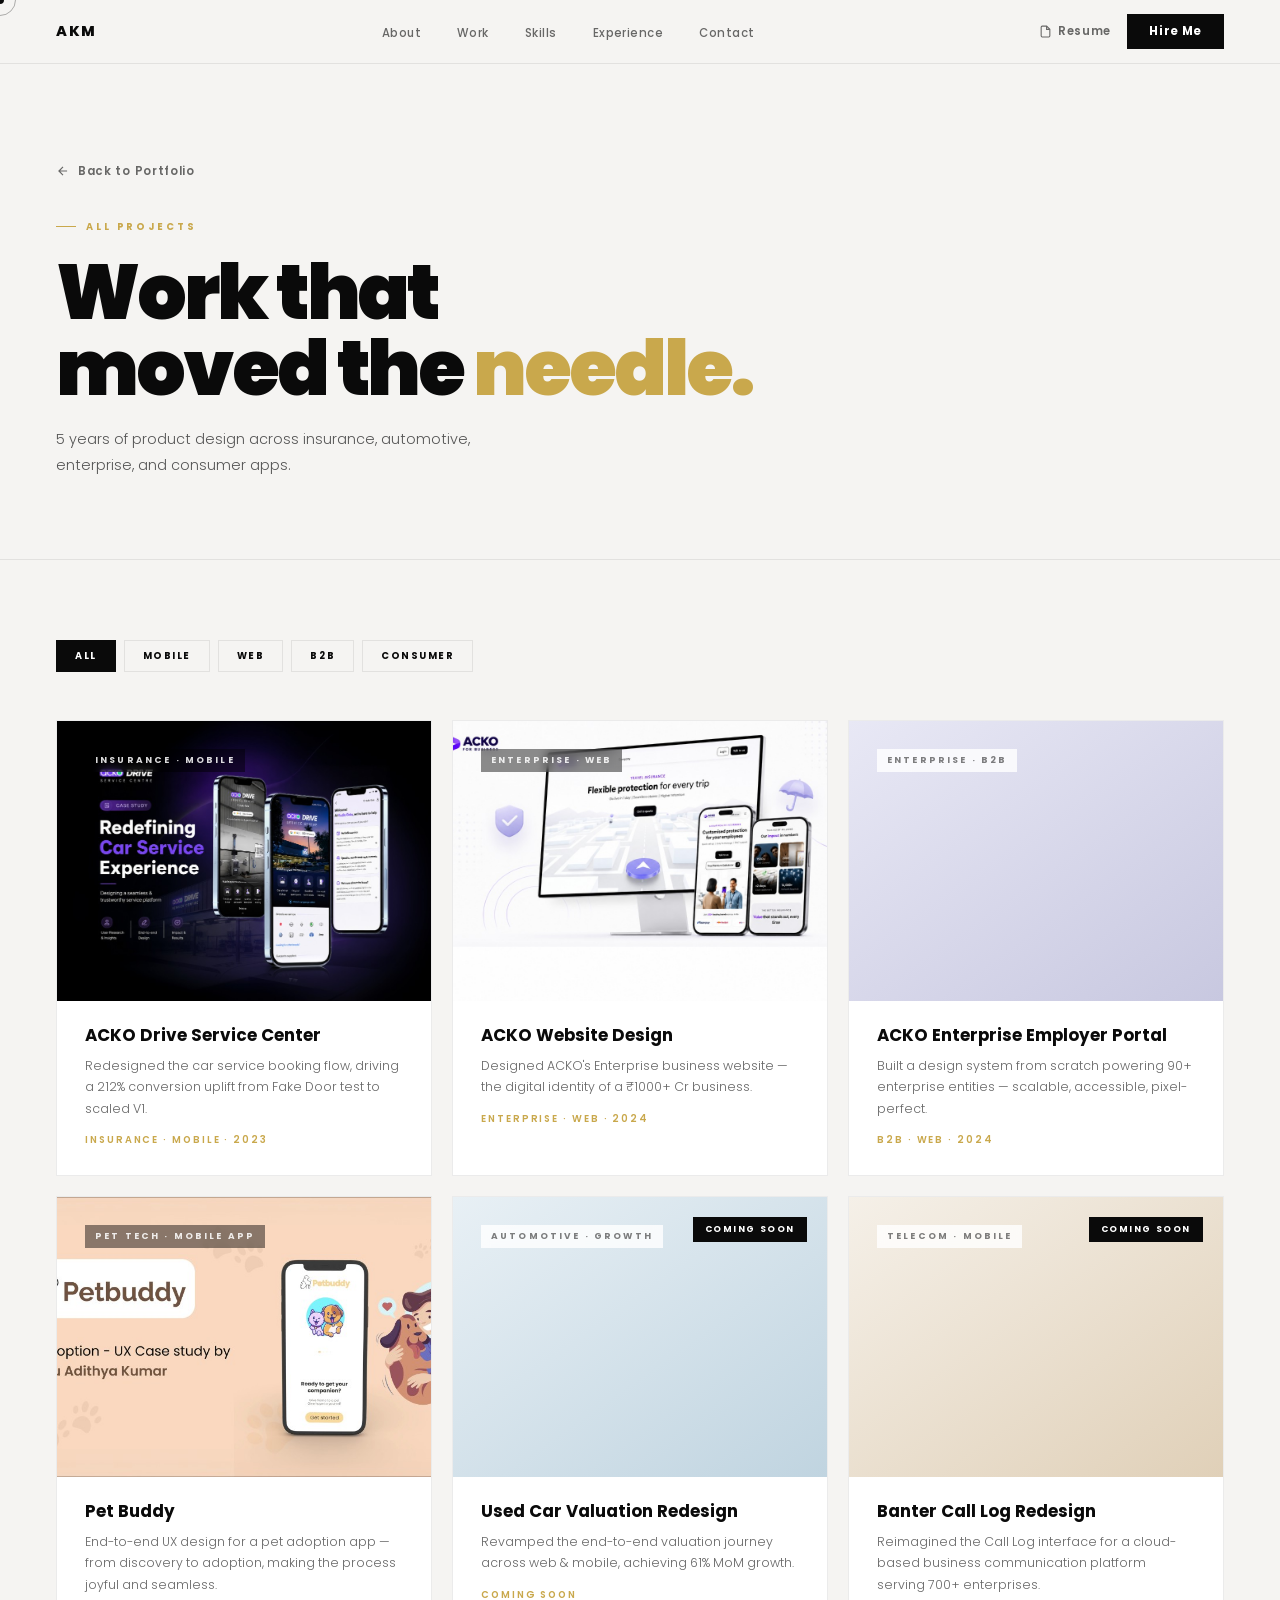
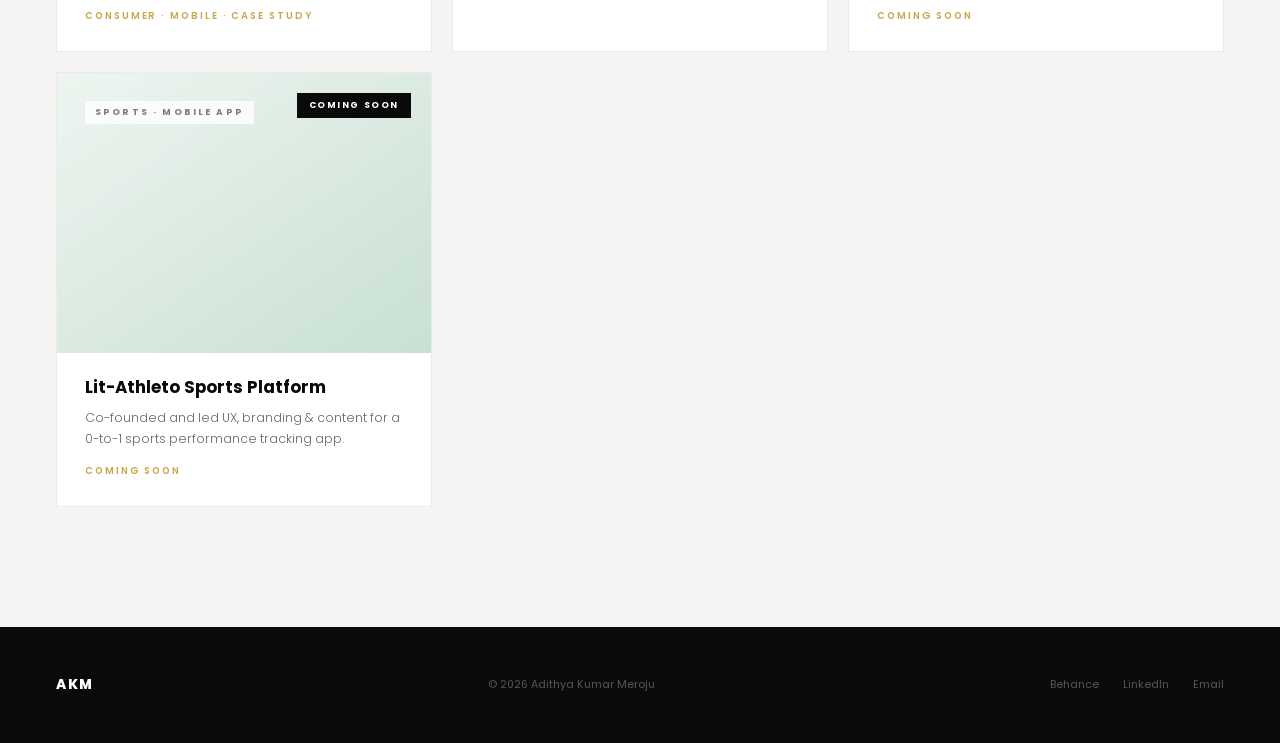
<file: projects.html>
<!DOCTYPE html>
<html lang="en">
<head>
  <meta charset="UTF-8">
  <meta name="viewport" content="width=device-width,initial-scale=1">
  <title>All Projects — Adithya Kumar Meroju</title>
  <link rel="preconnect" href="https://fonts.googleapis.com">
  <link rel="preconnect" href="https://fonts.gstatic.com" crossorigin>
  <link href="https://fonts.googleapis.com/css2?family=Poppins:ital,wght@0,300;0,400;0,600;0,700;0,800;0,900;1,400&display=swap" rel="stylesheet">
  <style>
    :root{
      --bg:#f5f4f2;--dark:#0a0a0a;--text:#0a0a0a;
      --gold:#c9a84c;--border:rgba(0,0,0,0.08);
      --font:'Poppins',sans-serif;
    }
    *{margin:0;padding:0;box-sizing:border-box}
    html{scroll-behavior:smooth}
    body{font-family:var(--font);background:var(--bg);color:var(--text);-webkit-font-smoothing:antialiased}
    @media(hover:hover) and (pointer:fine){body{cursor:none}}

    /* Cursor */
    #cursor{position:fixed;width:8px;height:8px;background:var(--dark);border-radius:50%;pointer-events:none;z-index:9999;transform:translate(-50%,-50%);transition:width 0.2s,height 0.2s,background 0.2s}
    #cursor-ring{position:fixed;width:32px;height:32px;border:1.5px solid rgba(0,0,0,0.3);border-radius:50%;pointer-events:none;z-index:9998;transform:translate(-50%,-50%);transition:transform 0.12s ease,width 0.2s,height 0.2s,border-color 0.2s}
    @media not all and (hover:hover) and (pointer:fine){
      #cursor,#cursor-ring{display:none!important}
    }

    /* Nav */
    nav{
      position:fixed;top:0;left:0;right:0;height:64px;
      display:flex;align-items:center;justify-content:space-between;
      padding:0 56px;z-index:100;
      border-bottom:1px solid var(--border);background:var(--bg);
    }
    .nav-logo{font-size:0.9rem;font-weight:800;letter-spacing:0.12em;color:var(--text);text-decoration:none}
    .nav-links{display:flex;gap:36px;list-style:none}
    .nav-links a{font-size:0.72rem;font-weight:500;letter-spacing:0.04em;color:var(--text);text-decoration:none;opacity:0.6;transition:opacity 0.2s}
    .nav-links a:hover{opacity:1}
    .nav-cta{
      font-size:0.72rem;font-weight:700;letter-spacing:0.06em;
      padding:9px 22px;background:var(--dark);color:#fff;
      text-decoration:none;transition:background 0.2s;
    }
    .nav-cta:hover{background:#333}
    .nav-resume{font-size:0.72rem;font-weight:600;letter-spacing:0.06em;color:var(--text);text-decoration:none;opacity:0.6;transition:opacity 0.2s;display:flex;align-items:center;gap:6px}
    .nav-resume:hover{opacity:1}
    .nav-resume svg{width:13px;height:13px;stroke:currentColor;fill:none;stroke-width:2}

    /* Hero */
    .page-hero{
      padding:160px 56px 80px;
      border-bottom:1px solid var(--border);
    }
    .page-eyebrow{
      font-size:0.6rem;font-weight:700;letter-spacing:0.3em;text-transform:uppercase;
      color:var(--gold);margin-bottom:20px;display:flex;align-items:center;gap:10px;
    }
    .page-eyebrow::before{content:'';display:block;width:20px;height:1.5px;background:var(--gold)}
    .page-h{font-size:clamp(2.5rem,6vw,5rem);font-weight:900;line-height:1;letter-spacing:-0.04em;margin-bottom:20px}
    .page-h em{font-style:normal;color:var(--gold)}
    .page-sub{font-size:0.9rem;font-weight:300;color:#555;line-height:1.8;max-width:480px}

    /* Projects grid */
    .projects-section{padding:80px 56px 120px}
    .projects-grid{
      display:grid;
      grid-template-columns:repeat(3,1fr);
      gap:20px;
      margin-top:48px;
    }
    .proj-card{
      background:#fff;border:1px solid var(--border);
      overflow:hidden;position:relative;
      text-decoration:none;color:var(--text);
      display:block;
      transition:transform 0.35s cubic-bezier(0.22,1,0.36,1),box-shadow 0.35s ease;
    }
    .proj-card:hover{transform:translateY(-6px);box-shadow:0 20px 48px rgba(0,0,0,0.1)}
    .proj-card.coming-soon{cursor:default;opacity:0.78}
    .proj-card.coming-soon:hover{transform:none;box-shadow:none}
    .proj-card.coming-soon .proj-arrow{display:none}
    .coming-soon-badge{
      position:absolute;top:20px;right:20px;
      font-size:0.55rem;font-weight:700;letter-spacing:0.18em;text-transform:uppercase;
      background:var(--dark);color:#fff;padding:6px 12px;z-index:2;
    }
    .proj-thumb{
      aspect-ratio:4/3;
      display:flex;align-items:flex-end;
      padding:28px;
      position:relative;
      overflow:hidden;
    }
    .proj-thumb img{
      position:absolute;inset:0;width:100%;height:100%;
      object-fit:cover;object-position:center;
    }
    .proj-thumb.has-img{background:#12061f}
    .proj-thumb.has-img .proj-card-tag{
      position:relative;z-index:2;
      color:rgba(255,255,255,0.85);background:rgba(0,0,0,0.45);
    }
    .proj-thumb.has-img .proj-arrow{z-index:2}
    .proj-card:nth-child(1) .proj-thumb{background:linear-gradient(145deg,#e8f0e8,#c8dcc0)}
    .proj-card:nth-child(2) .proj-thumb{background:linear-gradient(145deg,#f0e8e8,#dcc0c0)}
    .proj-card:nth-child(3) .proj-thumb{background:linear-gradient(145deg,#e8e8f5,#c8c8e0)}
    .proj-card:nth-child(4) .proj-thumb{background:linear-gradient(145deg,#fdf3e8,#f5dfc0)}
    .proj-card:nth-child(5) .proj-thumb{background:linear-gradient(145deg,#e8f0f5,#c0d4e0)}
    .proj-card:nth-child(6) .proj-thumb{background:linear-gradient(145deg,#f5f0e8,#e0d0b8)}
    .proj-card:nth-child(7) .proj-thumb{background:linear-gradient(145deg,#eef5f0,#c8e0d4)}
    .proj-card-tag{
      font-size:0.56rem;font-weight:700;letter-spacing:0.24em;text-transform:uppercase;
      color:rgba(0,0,0,0.5);background:rgba(255,255,255,0.8);
      padding:5px 10px;backdrop-filter:blur(4px);align-self:flex-start;
    }
    .proj-arrow{
      position:absolute;top:20px;right:20px;
      width:36px;height:36px;border-radius:50%;
      display:flex;align-items:center;justify-content:center;
      opacity:0;transform:scale(0.8);
      transition:opacity 0.3s ease,transform 0.3s ease,background 0.3s ease,border-color 0.3s ease;
      z-index:3;
      background:#fff;
      border:1px solid rgba(0,0,0,0.1);
    }
    .proj-card:hover .proj-arrow{opacity:1;transform:scale(1)}
    .proj-arrow svg{width:14px;height:14px;fill:none;stroke-width:2;stroke:var(--dark)}
    .proj-thumb.thumb-light .proj-arrow{
      background:#fff;
      border:1px solid rgba(0,0,0,0.12);
    }
    .proj-thumb.thumb-light .proj-arrow svg{stroke:#0a0a0a}
    .proj-thumb.thumb-dark .proj-arrow{
      background:rgba(0,0,0,0.55);
      border:1px solid rgba(255,255,255,0.35);
    }
    .proj-thumb.thumb-dark .proj-arrow svg{stroke:#fff}
    .proj-info{padding:24px 28px 28px}
    .proj-title{font-size:1.05rem;font-weight:700;margin-bottom:8px;line-height:1.3}
    .proj-desc{font-size:0.78rem;font-weight:300;color:#666;line-height:1.7;margin-bottom:14px}
    .proj-meta{font-size:0.6rem;font-weight:600;letter-spacing:0.2em;text-transform:uppercase;color:var(--gold)}

    /* WIP card */
    .proj-card.wip{opacity:0.5;pointer-events:none}
    .wip-label{position:absolute;top:12px;right:12px;font-size:0.55rem;font-weight:700;letter-spacing:0.2em;background:rgba(0,0,0,0.1);padding:4px 8px;text-transform:uppercase}

    /* NDA modal */
    .nda-modal{position:fixed;inset:0;z-index:1000;display:flex;align-items:center;justify-content:center;padding:24px;opacity:0;visibility:hidden;transition:opacity 0.25s ease,visibility 0.25s ease}
    .nda-modal.is-open{opacity:1;visibility:visible}
    .nda-modal-backdrop{position:absolute;inset:0;background:rgba(0,0,0,0.55)}
    .nda-modal-panel{position:relative;background:#fff;max-width:440px;width:100%;padding:40px 36px 36px;border:1px solid var(--border)}
    .nda-modal-close{position:absolute;top:14px;right:16px;border:none;background:none;font-size:1.5rem;line-height:1;cursor:pointer;color:#666}
    .nda-modal-eyebrow{font-size:0.58rem;font-weight:700;letter-spacing:0.24em;text-transform:uppercase;color:var(--gold);margin-bottom:12px}
    .nda-modal-panel h3{font-size:1.6rem;font-weight:800;margin-bottom:14px}
    .nda-modal-body{font-size:0.82rem;font-weight:300;color:#555;line-height:1.75;margin-bottom:24px}
    .nda-modal-actions{display:flex;flex-wrap:wrap;gap:10px}
    .nda-modal-actions a{font-size:0.72rem;font-weight:700;letter-spacing:0.04em;text-decoration:none;padding:10px 18px}
    .nda-btn-dark{background:var(--dark);color:#fff}
    .nda-btn-outline{border:1px solid var(--border);color:var(--text)}

    /* Filter bar */
    .filter-bar{display:flex;gap:8px;flex-wrap:wrap}
    .filter-btn{
      font-size:0.6rem;font-weight:700;letter-spacing:0.16em;text-transform:uppercase;
      padding:8px 18px;border:1px solid var(--border);background:transparent;
      color:var(--text);cursor:pointer;transition:all 0.2s ease;
      font-family:var(--font);
    }
    .filter-btn.active,.filter-btn:hover{background:var(--dark);color:#fff;border-color:var(--dark)}

    /* Back link */
    .back-link{
      display:inline-flex;align-items:center;gap:8px;
      font-size:0.72rem;font-weight:600;letter-spacing:0.06em;
      color:var(--text);text-decoration:none;opacity:0.6;
      transition:opacity 0.2s;margin-bottom:40px;
    }
    .back-link:hover{opacity:1}
    .back-link svg{width:14px;height:14px;stroke:currentColor;fill:none;stroke-width:2}

    /* Footer */
    footer.proj-footer{
      background:var(--dark);padding:48px 56px;
      display:flex;align-items:center;justify-content:space-between;
    }
    .pf-logo{font-size:0.85rem;font-weight:800;letter-spacing:0.12em;color:#fff}
    .pf-copy{font-size:0.68rem;color:#555}
    .pf-links{display:flex;gap:24px}
    .pf-links a{font-size:0.68rem;color:#555;text-decoration:none;transition:color 0.2s}
    .pf-links a:hover{color:var(--gold)}

    /* Animations */
    [data-a]{opacity:0;transform:translateY(32px);transition:opacity 0.8s cubic-bezier(0.22,1,0.36,1),transform 0.8s cubic-bezier(0.22,1,0.36,1)}
    [data-a].in{opacity:1;transform:none}
    [data-d="1"]{transition-delay:0.08s}[data-d="2"]{transition-delay:0.16s}[data-d="3"]{transition-delay:0.24s}
    [data-d="4"]{transition-delay:0.32s}[data-d="5"]{transition-delay:0.4s}[data-d="6"]{transition-delay:0.48s}
    [data-d="7"]{transition-delay:0.56s}

    @media(max-width:900px){nav{padding:0 24px}.nav-links{display:none}}
    @media(max-width:768px){.page-hero{padding:120px 24px 60px}.projects-section{padding:60px 24px 80px}.projects-grid{grid-template-columns:1fr 1fr}.proj-info{padding:20px}}
    @media(max-width:560px){.projects-grid{grid-template-columns:1fr}.proj-info{padding:20px 20px 24px}}
  </style>
</head>
<body>

<div id="cursor"></div>
<div id="cursor-ring"></div>

<nav>
  <a class="nav-logo" href="/">AKM</a>
  <ul class="nav-links">
    <li><a href="/#about">About</a></li>
    <li><a href="/#work">Work</a></li>
    <li><a href="/#skills">Skills</a></li>
    <li><a href="/#experience">Experience</a></li>
    <li><a href="/#contact">Contact</a></li>
  </ul>
  <div style="display:flex;align-items:center;gap:16px">
    <a class="nav-resume" href="https://drive.google.com/file/d/1JrgIl59VBxkMacOEvoJeXqX1KTEBzNjk/view" target="_blank" rel="noopener noreferrer">
      <svg viewBox="0 0 24 24"><path d="M14 2H6a2 2 0 0 0-2 2v16a2 2 0 0 0 2 2h12a2 2 0 0 0 2-2V8z"/><polyline points="14 2 14 8 20 8"/></svg>
      Resume
    </a>
    <a class="nav-cta" href="/#contact">Hire Me</a>
  </div>
</nav>

<section class="page-hero">
  <a class="back-link" href="/">
    <svg viewBox="0 0 24 24"><path d="M19 12H5M12 5l-7 7 7 7"/></svg>
    Back to Portfolio
  </a>
  <p class="page-eyebrow" data-a>All Projects</p>
  <h1 class="page-h" data-a data-d="1">Work that<br>moved the <em>needle.</em></h1>
  <p class="page-sub" data-a data-d="2">5 years of product design across insurance, automotive, enterprise, and consumer apps.</p>
</section>

<section class="projects-section">
  <div class="filter-bar" data-a data-d="1">
    <button class="filter-btn active" onclick="filterProjects('all',this)">All</button>
    <button class="filter-btn" onclick="filterProjects('mobile',this)">Mobile</button>
    <button class="filter-btn" onclick="filterProjects('web',this)">Web</button>
    <button class="filter-btn" onclick="filterProjects('b2b',this)">B2B</button>
    <button class="filter-btn" onclick="filterProjects('consumer',this)">Consumer</button>
  </div>

  <div class="projects-grid" id="proj-grid">

    <a class="proj-card" href="case-studies/adsc.html" data-tags="mobile consumer" data-a data-d="1">
      <div class="proj-thumb has-img thumb-dark">
        <img src="assets/media/work/adsc-thumbnail.png" alt="ACKO Drive Service Centre case study" loading="lazy" decoding="async">
        <span class="proj-tag proj-card-tag">Insurance · Mobile</span>
        <div class="proj-arrow"><svg viewBox="0 0 24 24"><path d="M7 17L17 7M7 7h10v10"/></svg></div>
      </div>
      <div class="proj-info">
        <div class="proj-title">ACKO Drive Service Center</div>
        <div class="proj-desc">Redesigned the car service booking flow, driving a 212% conversion uplift from Fake Door test to scaled V1.</div>
        <div class="proj-meta">Insurance · Mobile · 2023</div>
      </div>
    </a>

    <a class="proj-card" href="case-studies/acko-enterprise.html" data-tags="web b2b" data-a data-d="2">
      <div class="proj-thumb has-img thumb-dark">
        <img src="assets/media/work/acko-website-design.png" alt="ACKO Website Design" loading="lazy" decoding="async">
        <span class="proj-tag proj-card-tag">Enterprise · Web</span>
        <div class="proj-arrow"><svg viewBox="0 0 24 24"><path d="M7 17L17 7M7 7h10v10"/></svg></div>
      </div>
      <div class="proj-info">
        <div class="proj-title">ACKO Website Design</div>
        <div class="proj-desc">Designed ACKO's Enterprise business website — the digital identity of a ₹1000+ Cr business.</div>
        <div class="proj-meta">Enterprise · Web · 2024</div>
      </div>
    </a>

    <div class="proj-card" role="button" tabindex="0" onclick="openNdaModal()" onkeydown="if(event.key==='Enter'||event.key===' '){event.preventDefault();openNdaModal()}" data-tags="web b2b" data-a data-d="3" style="cursor:pointer">
      <div class="proj-thumb thumb-light">
        <span class="proj-tag proj-card-tag">Enterprise · B2B</span>
        <div class="proj-arrow"><svg viewBox="0 0 24 24"><path d="M7 17L17 7M7 7h10v10"/></svg></div>
      </div>
      <div class="proj-info">
        <div class="proj-title">ACKO Enterprise Employer Portal</div>
        <div class="proj-desc">Built a design system from scratch powering 90+ enterprise entities — scalable, accessible, pixel-perfect.</div>
        <div class="proj-meta">B2B · Web · 2024</div>
      </div>
    </div>

    <a class="proj-card" href="https://www.behance.net/gallery/176910761/Petbuddy-Pet-Adoption-App-Case-Study-" target="_blank" rel="noopener noreferrer" data-tags="mobile consumer" data-a data-d="4">
      <div class="proj-thumb has-img thumb-light">
        <img src="assets/media/work/petbuddy-thumbnail.png" alt="Pet Buddy — Pet Adoption UX Case Study" loading="lazy" decoding="async">
        <span class="proj-tag proj-card-tag">Pet Tech · Mobile App</span>
        <div class="proj-arrow"><svg viewBox="0 0 24 24"><path d="M7 17L17 7M7 7h10v10"/></svg></div>
      </div>
      <div class="proj-info">
        <div class="proj-title">Pet Buddy</div>
        <div class="proj-desc">End-to-end UX design for a pet adoption app — from discovery to adoption, making the process joyful and seamless.</div>
        <div class="proj-meta">Consumer · Mobile · Case Study</div>
      </div>
    </a>

    <div class="proj-card coming-soon" data-tags="mobile web consumer" data-a data-d="5" aria-disabled="true">
      <div class="proj-thumb">
        <span class="coming-soon-badge">Coming Soon</span>
        <span class="proj-tag proj-card-tag">Automotive · Growth</span>
      </div>
      <div class="proj-info">
        <div class="proj-title">Used Car Valuation Redesign</div>
        <div class="proj-desc">Revamped the end-to-end valuation journey across web &amp; mobile, achieving 61% MoM growth.</div>
        <div class="proj-meta">Coming Soon</div>
      </div>
    </div>

    <div class="proj-card coming-soon" data-tags="mobile b2b" data-a data-d="6" aria-disabled="true">
      <div class="proj-thumb">
        <span class="coming-soon-badge">Coming Soon</span>
        <span class="proj-tag proj-card-tag">Telecom · Mobile</span>
      </div>
      <div class="proj-info">
        <div class="proj-title">Banter Call Log Redesign</div>
        <div class="proj-desc">Reimagined the Call Log interface for a cloud-based business communication platform serving 700+ enterprises.</div>
        <div class="proj-meta">Coming Soon</div>
      </div>
    </div>

    <div class="proj-card coming-soon" data-tags="mobile consumer" data-a data-d="7" aria-disabled="true">
      <div class="proj-thumb">
        <span class="coming-soon-badge">Coming Soon</span>
        <span class="proj-tag proj-card-tag">Sports · Mobile App</span>
      </div>
      <div class="proj-info">
        <div class="proj-title">Lit-Athleto Sports Platform</div>
        <div class="proj-desc">Co-founded and led UX, branding &amp; content for a 0-to-1 sports performance tracking app.</div>
        <div class="proj-meta">Coming Soon</div>
      </div>
    </div>

  </div>
</section>

<footer class="proj-footer">
  <div class="pf-logo">AKM</div>
  <div class="pf-copy">© 2026 Adithya Kumar Meroju</div>
  <div class="pf-links">
    <a href="https://behance.net/adithyameroju" target="_blank">Behance</a>
    <a href="https://linkedin.com/in/adithyameroju" target="_blank">LinkedIn</a>
    <a href="mailto:akmeroju@gmail.com">Email</a>
  </div>
</footer>

<div id="nda-modal" class="nda-modal" aria-hidden="true" role="dialog" aria-labelledby="nda-modal-title">
  <div class="nda-modal-backdrop" data-nda-close></div>
  <div class="nda-modal-panel">
    <button type="button" class="nda-modal-close" data-nda-close aria-label="Close">&times;</button>
    <p class="nda-modal-eyebrow">Confidential project</p>
    <h3 id="nda-modal-title">Under NDA</h3>
    <p class="nda-modal-body">This product is protected by a non-disclosure agreement and cannot be shared publicly. To learn more about this work, please get in touch.</p>
    <div class="nda-modal-actions">
      <a class="nda-btn-dark" href="mailto:akmeroju@gmail.com">akmeroju@gmail.com</a>
      <a class="nda-btn-outline" href="/#contact" data-nda-close>Let's Talk</a>
    </div>
  </div>
</div>

<script>
// Cursor (desktop pointer only)
const finePointer=window.matchMedia('(hover: hover) and (pointer: fine)').matches;
const cur=document.getElementById('cursor'),ring=document.getElementById('cursor-ring');
let rx=0,ry=0;
if(cur&&ring&&finePointer){
document.addEventListener('mousemove',e=>{
  cur.style.left=e.clientX+'px';cur.style.top=e.clientY+'px';
  rx+=(e.clientX-rx)*0.12;ry+=(e.clientY-ry)*0.12;
  ring.style.left=rx+'px';ring.style.top=ry+'px';
});
document.querySelectorAll('a,button,.proj-card[role="button"]').forEach(el=>{
  el.addEventListener('mouseenter',()=>{cur.style.width='14px';cur.style.height='14px';ring.style.width='48px';ring.style.height='48px';ring.style.borderColor='rgba(201,168,76,0.6)'});
  el.addEventListener('mouseleave',()=>{cur.style.width='8px';cur.style.height='8px';ring.style.width='32px';ring.style.height='32px';ring.style.borderColor='rgba(0,0,0,0.3)'});
});
}

// Coming soon cards — block any interaction
document.querySelectorAll('.proj-card.coming-soon').forEach(card=>{
  card.addEventListener('click',e=>{e.preventDefault();e.stopPropagation()});
});

// NDA modal (Employer Portal)
function openNdaModal(){
  const modal=document.getElementById('nda-modal');
  if(!modal) return;
  modal.classList.add('is-open');
  modal.setAttribute('aria-hidden','false');
  document.body.style.overflow='hidden';
}
function closeNdaModal(){
  const modal=document.getElementById('nda-modal');
  if(!modal) return;
  modal.classList.remove('is-open');
  modal.setAttribute('aria-hidden','true');
  document.body.style.overflow='';
}
document.querySelectorAll('[data-nda-close]').forEach(el=>{
  el.addEventListener('click',closeNdaModal);
});
document.addEventListener('keydown',e=>{
  if(e.key==='Escape') closeNdaModal();
});

// Scroll reveal
const obs=new IntersectionObserver(entries=>{
  entries.forEach(e=>{if(e.isIntersecting){e.target.classList.add('in');obs.unobserve(e.target);}});
},{threshold:0.05,rootMargin:'0px 0px 60px 0px'});
document.querySelectorAll('[data-a]').forEach(el=>obs.observe(el));

// Filter
function filterProjects(tag, btn){
  document.querySelectorAll('.filter-btn').forEach(b=>b.classList.remove('active'));
  btn.classList.add('active');
  document.querySelectorAll('.proj-card').forEach(card=>{
    if(tag==='all'||card.dataset.tags.includes(tag)){
      card.style.display='block';
    } else {
      card.style.display='none';
    }
  });
}
</script>
</body>
</html>
</file>
